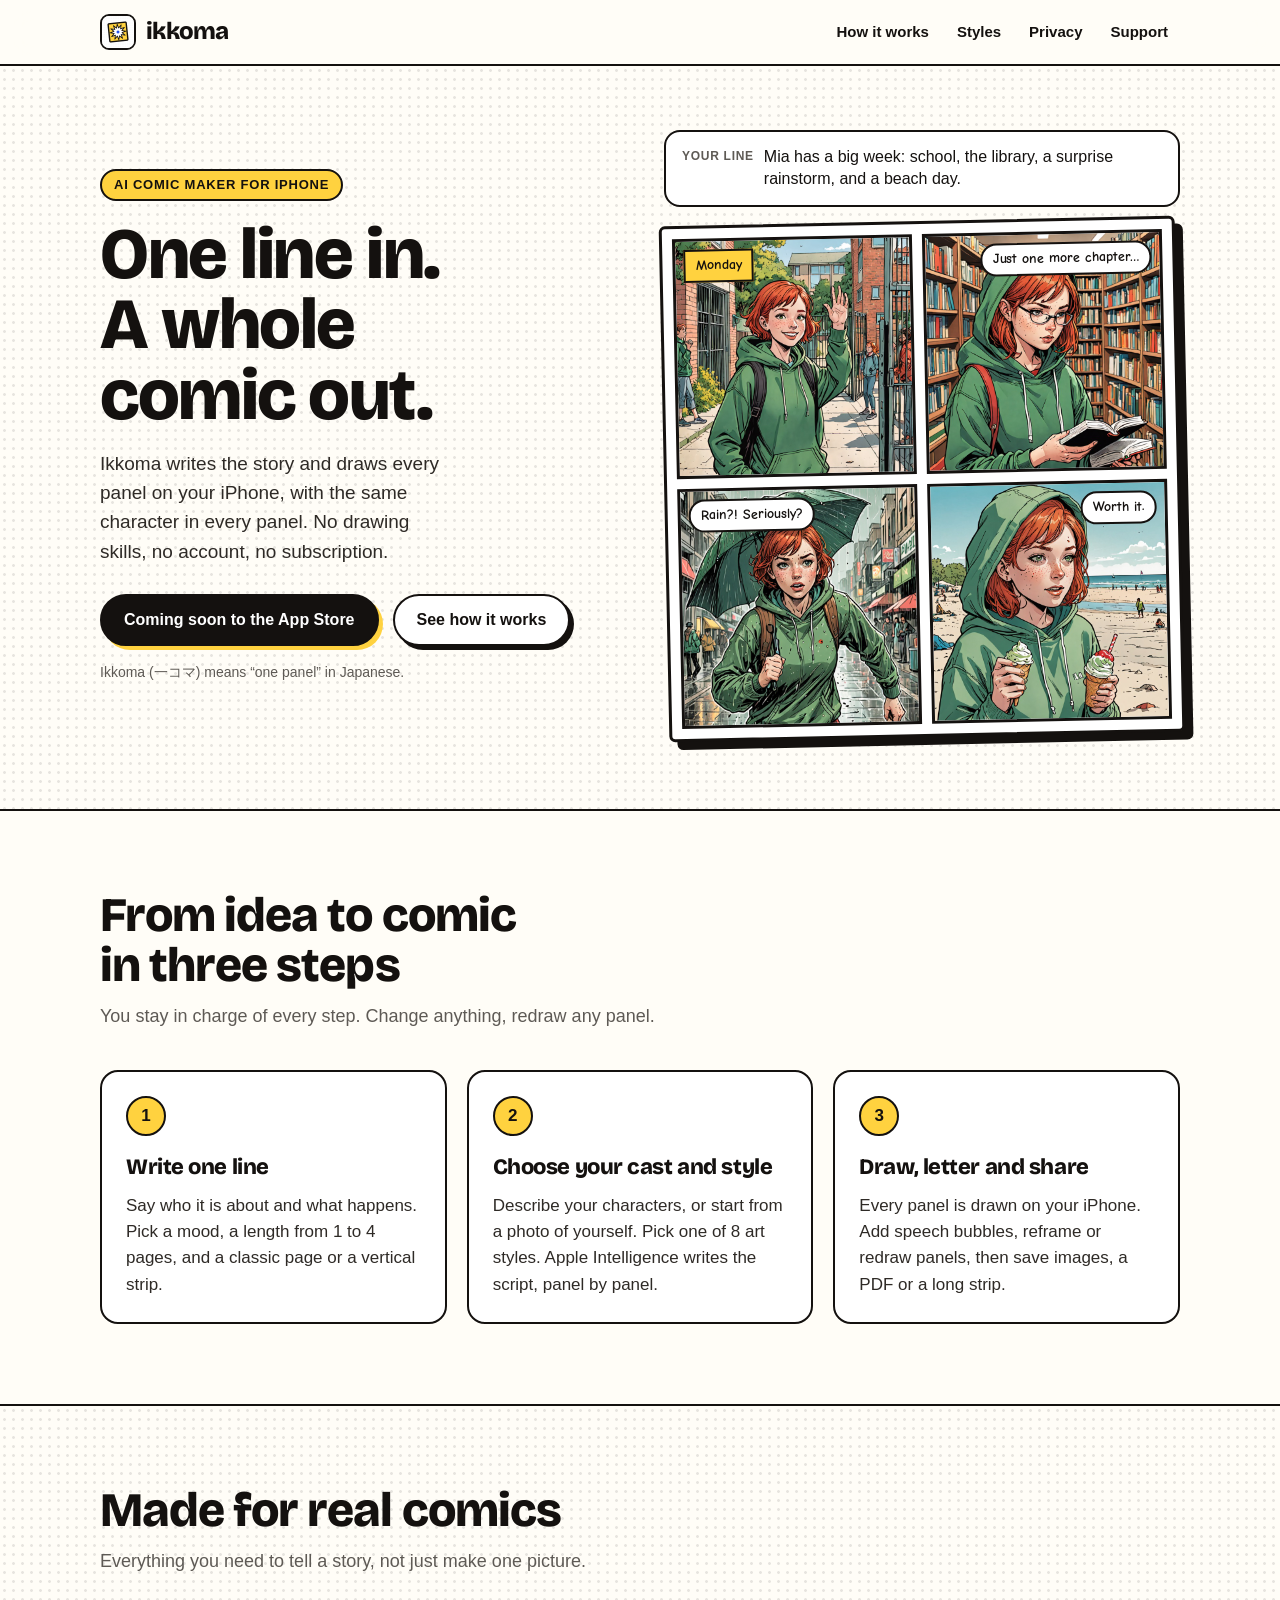
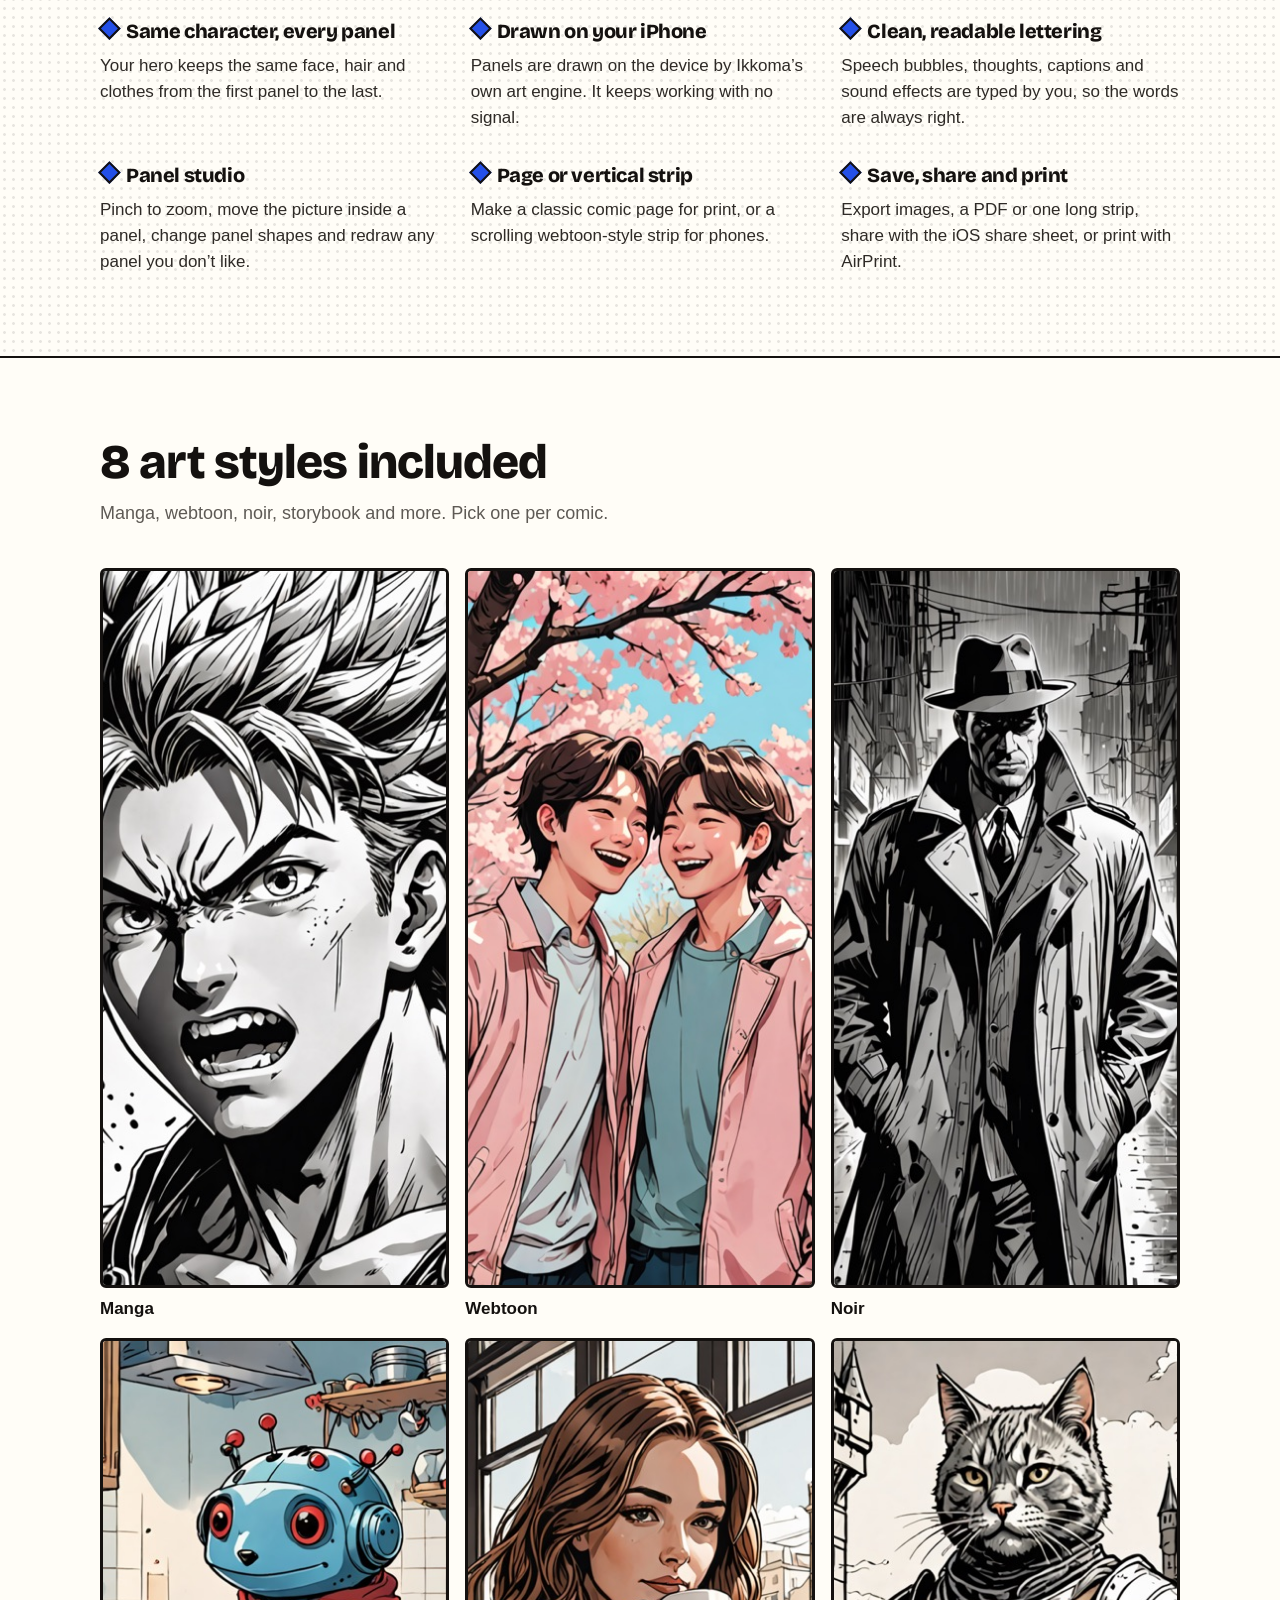
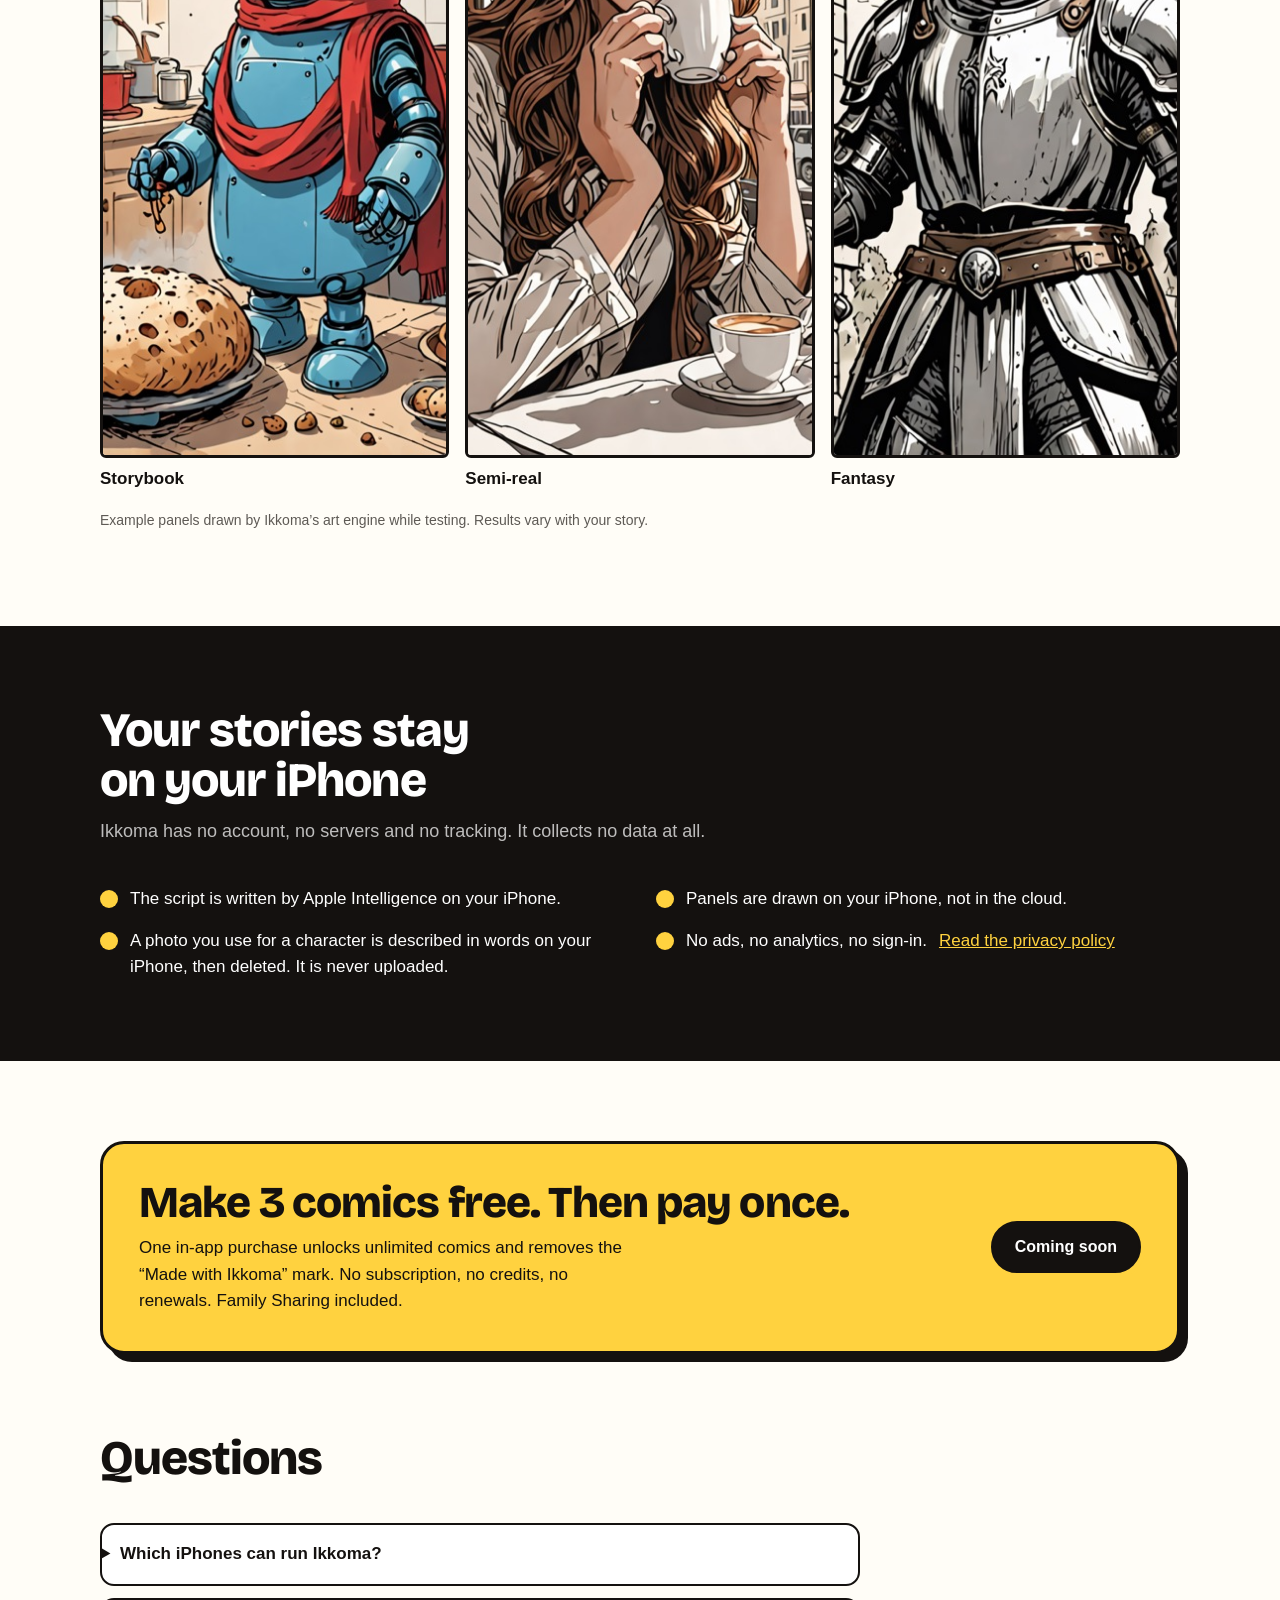
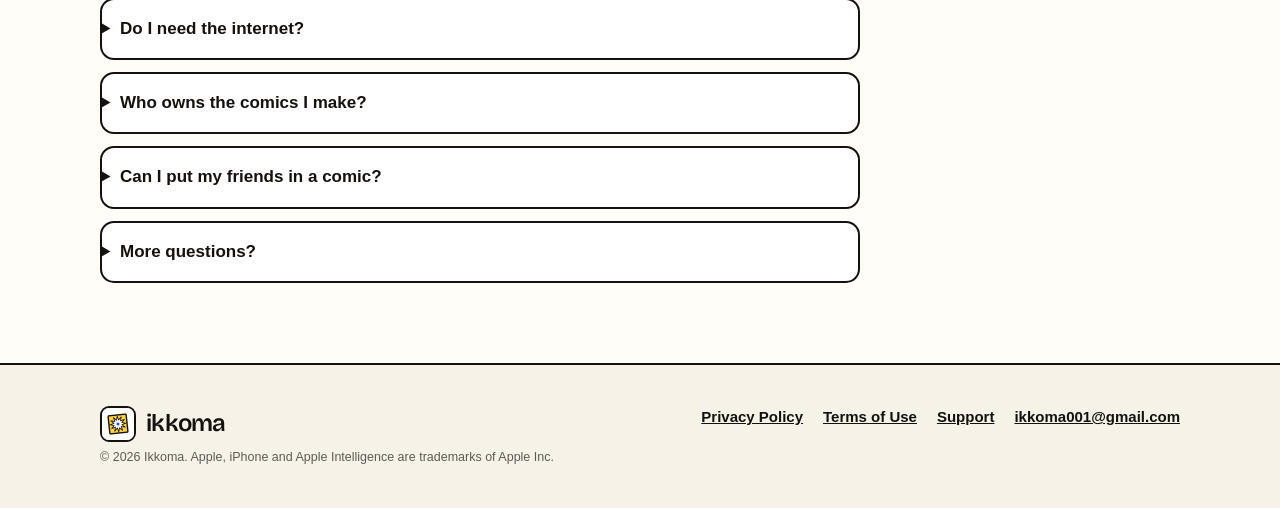
<file: docs/index.html>
<!doctype html>
<html lang="en">
<head>
<meta charset="utf-8">
<meta name="viewport" content="width=device-width, initial-scale=1, viewport-fit=cover">
<title>Ikkoma: AI Comic Maker for iPhone</title>
<meta name="description" content="Turn one line into a comic. Ikkoma writes the story and draws every panel on your iPhone. Same character in every panel. Pay once, no subscription.">
<meta property="og:title" content="Ikkoma: AI Comic Maker for iPhone">
<meta property="og:description" content="Turn one line into a comic, drawn on your iPhone. Pay once, no subscription.">
<meta property="og:image" content="images/social-preview.png">
<meta property="og:type" content="website">
<meta name="twitter:card" content="summary_large_image">
<link rel="icon" type="image/png" href="favicon.png">
<link rel="apple-touch-icon" href="apple-touch-icon.png">
<link rel="preconnect" href="https://fonts.googleapis.com">
<link rel="preconnect" href="https://fonts.gstatic.com" crossorigin>
<link href="https://fonts.googleapis.com/css2?family=Bricolage+Grotesque:opsz,wght@12..96,700;12..96,800&family=Comic+Neue:wght@700&display=swap" rel="stylesheet">
<link rel="stylesheet" href="styles.css">
</head>
<body>

<header class="site-header">
  <div class="wrap">
    <a class="brand" href="./"><img src="images/icon-512.png" alt="">ikkoma</a>
    <nav class="nav" aria-label="Main">
      <a class="hide-sm" href="#how">How it works</a>
      <a class="hide-sm" href="#styles">Styles</a>
      <a href="privacy.html">Privacy</a>
      <a href="support.html">Support</a>
    </nav>
  </div>
</header>

<main>
  <div class="hero halftone">
    <div class="wrap">
      <div>
        <span class="eyebrow">AI comic maker for iPhone</span>
        <h1>One line in. A whole comic out.</h1>
        <p class="lead">Ikkoma writes the story and draws every panel on your iPhone, with the same character in every panel. No drawing skills, no account, no subscription.</p>
        <div class="cta">
          <span class="btn btn-primary" role="note">Coming soon to the App Store</span>
          <a class="btn btn-secondary" href="#how">See how it works</a>
        </div>
        <p class="note">Ikkoma (一コマ) means “one panel” in Japanese.</p>
      </div>

      <div class="demo" aria-label="Example: one line becomes a comic page">
        <div class="prompt"><b>Your line</b><span>Mia has a big week: school, the library, a surprise rainstorm, and a beach day.</span></div>
        <div class="page">
          <figure class="panel"><img src="images/mia-1.jpg" alt="Mia, a red-haired girl in a green hoodie, waves outside her school" width="720" height="720"><span class="bubble caption tl">Monday</span></figure>
          <figure class="panel"><img src="images/mia-2.jpg" alt="Mia reads a book between library shelves" width="720" height="720"><span class="bubble tr">Just one more chapter…</span></figure>
          <figure class="panel"><img src="images/mia-3.jpg" alt="Mia runs through the rain under a green umbrella" width="720" height="720"><span class="bubble tl">Rain?! Seriously?</span></figure>
          <figure class="panel"><img src="images/mia-4.jpg" alt="Mia smiles on the beach holding an ice cream" width="720" height="720"><span class="bubble tr">Worth it.</span></figure>
        </div>
      </div>
    </div>
  </div>

  <section id="how">
    <div class="wrap">
      <div class="section-head">
        <h2>From idea to comic in three steps</h2>
        <p>You stay in charge of every step. Change anything, redraw any panel.</p>
      </div>
      <div class="steps">
        <div class="step">
          <span class="num">1</span>
          <h3>Write one line</h3>
          <p>Say who it is about and what happens. Pick a mood, a length from 1 to 4 pages, and a classic page or a vertical strip.</p>
        </div>
        <div class="step">
          <span class="num">2</span>
          <h3>Choose your cast and style</h3>
          <p>Describe your characters, or start from a photo of yourself. Pick one of 8 art styles. Apple Intelligence writes the script, panel by panel.</p>
        </div>
        <div class="step">
          <span class="num">3</span>
          <h3>Draw, letter and share</h3>
          <p>Every panel is drawn on your iPhone. Add speech bubbles, reframe or redraw panels, then save images, a PDF or a long strip.</p>
        </div>
      </div>
    </div>
  </section>

  <section class="halftone" style="border-block: 2px solid var(--ink)">
    <div class="wrap">
      <div class="section-head">
        <h2>Made for real comics</h2>
        <p>Everything you need to tell a story, not just make one picture.</p>
      </div>
      <div class="features">
        <div class="feature"><h3>Same character, every panel</h3><p>Your hero keeps the same face, hair and clothes from the first panel to the last.</p></div>
        <div class="feature"><h3>Drawn on your iPhone</h3><p>Panels are drawn on the device by Ikkoma’s own art engine. It keeps working with no signal.</p></div>
        <div class="feature"><h3>Clean, readable lettering</h3><p>Speech bubbles, thoughts, captions and sound effects are typed by you, so the words are always right.</p></div>
        <div class="feature"><h3>Panel studio</h3><p>Pinch to zoom, move the picture inside a panel, change panel shapes and redraw any panel you don’t like.</p></div>
        <div class="feature"><h3>Page or vertical strip</h3><p>Make a classic comic page for print, or a scrolling webtoon-style strip for phones.</p></div>
        <div class="feature"><h3>Save, share and print</h3><p>Export images, a PDF or one long strip, share with the iOS share sheet, or print with AirPrint.</p></div>
      </div>
    </div>
  </section>

  <section id="styles">
    <div class="wrap">
      <div class="section-head">
        <h2>8 art styles included</h2>
        <p>Manga, webtoon, noir, storybook and more. Pick one per comic.</p>
      </div>
      <div class="styles">
        <figure class="style"><img src="images/style-manga.jpg" alt="Manga style: a determined boy with spiky hair, black and white ink" width="720" height="720" loading="lazy"><figcaption>Manga</figcaption></figure>
        <figure class="style"><img src="images/style-webtoon.jpg" alt="Webtoon style: two friends laughing under cherry blossoms" width="720" height="720" loading="lazy"><figcaption>Webtoon</figcaption></figure>
        <figure class="style"><img src="images/style-noir.jpg" alt="Noir style: a detective in a trench coat on a rainy street" width="720" height="720" loading="lazy"><figcaption>Noir</figcaption></figure>
        <figure class="style"><img src="images/style-storybook.jpg" alt="Storybook style: a friendly robot baking in a kitchen" width="720" height="720" loading="lazy"><figcaption>Storybook</figcaption></figure>
        <figure class="style"><img src="images/style-semi-real.jpg" alt="Semi-real style: a woman drinking coffee by a café window" width="720" height="720" loading="lazy"><figcaption>Semi-real</figcaption></figure>
        <figure class="style"><img src="images/style-fantasy.jpg" alt="Fantasy style: a cat knight in armour in front of a castle" width="720" height="720" loading="lazy"><figcaption>Fantasy</figcaption></figure>
      </div>
      <p class="fineprint">Example panels drawn by Ikkoma’s art engine while testing. Results vary with your story.</p>
    </div>
  </section>

  <section class="band">
    <div class="wrap">
      <div class="section-head">
        <h2>Your stories stay on your iPhone</h2>
        <p>Ikkoma has no account, no servers and no tracking. It collects no data at all.</p>
      </div>
      <ul>
        <li>The script is written by Apple Intelligence on your iPhone.</li>
        <li>Panels are drawn on your iPhone, not in the cloud.</li>
        <li>A photo you use for a character is described in words on your iPhone, then deleted. It is never uploaded.</li>
        <li>No ads, no analytics, no sign-in. <a href="privacy.html">Read the privacy policy</a></li>
      </ul>
    </div>
  </section>

  <section>
    <div class="wrap">
      <div class="price">
        <div>
          <h2>Make 3 comics free. Then pay once.</h2>
          <p>One in-app purchase unlocks unlimited comics and removes the “Made with Ikkoma” mark. No subscription, no credits, no renewals. Family Sharing included.</p>
        </div>
        <span class="btn btn-primary" role="note">Coming soon</span>
      </div>
    </div>
  </section>

  <section style="padding-top: 0">
    <div class="wrap">
      <div class="section-head"><h2>Questions</h2></div>
      <div class="faq">
        <details><summary>Which iPhones can run Ikkoma?</summary><p>iPhone 15 Pro and newer with Apple Intelligence turned on. These iPhones can draw panels on the device. On other iPhones you can still make comics from your own photos and drawings and add lettering.</p></details>
        <details><summary>Do I need the internet?</summary><p>Only once, to download the art engine (a few gigabytes, over Wi-Fi). After that, Ikkoma writes and draws without a connection.</p></details>
        <details><summary>Who owns the comics I make?</summary><p>You do. Your comics stay on your iPhone, and you can open and export them any time, even on the free plan.</p></details>
        <details><summary>Can I put my friends in a comic?</summary><p>Yes, if they say it’s OK. Ikkoma asks you to confirm you have permission before saving a character made from a photo. Famous people can’t be added.</p></details>
        <details><summary>More questions?</summary><p>See the <a href="support.html">support page</a> or email <a href="mailto:ikkoma001@gmail.com">ikkoma001@gmail.com</a>.</p></details>
      </div>
    </div>
  </section>
</main>

<footer class="site-footer">
  <div class="wrap">
    <div>
      <a class="brand" href="./"><img src="images/icon-512.png" alt="">ikkoma</a>
      <small>© 2026 Ikkoma. Apple, iPhone and Apple Intelligence are trademarks of Apple Inc.</small>
    </div>
    <nav aria-label="Footer">
      <a href="privacy.html">Privacy Policy</a>
      <a href="terms.html">Terms of Use</a>
      <a href="support.html">Support</a>
      <a href="mailto:ikkoma001@gmail.com">ikkoma001@gmail.com</a>
    </nav>
  </div>
</footer>

</body>
</html>
</file>
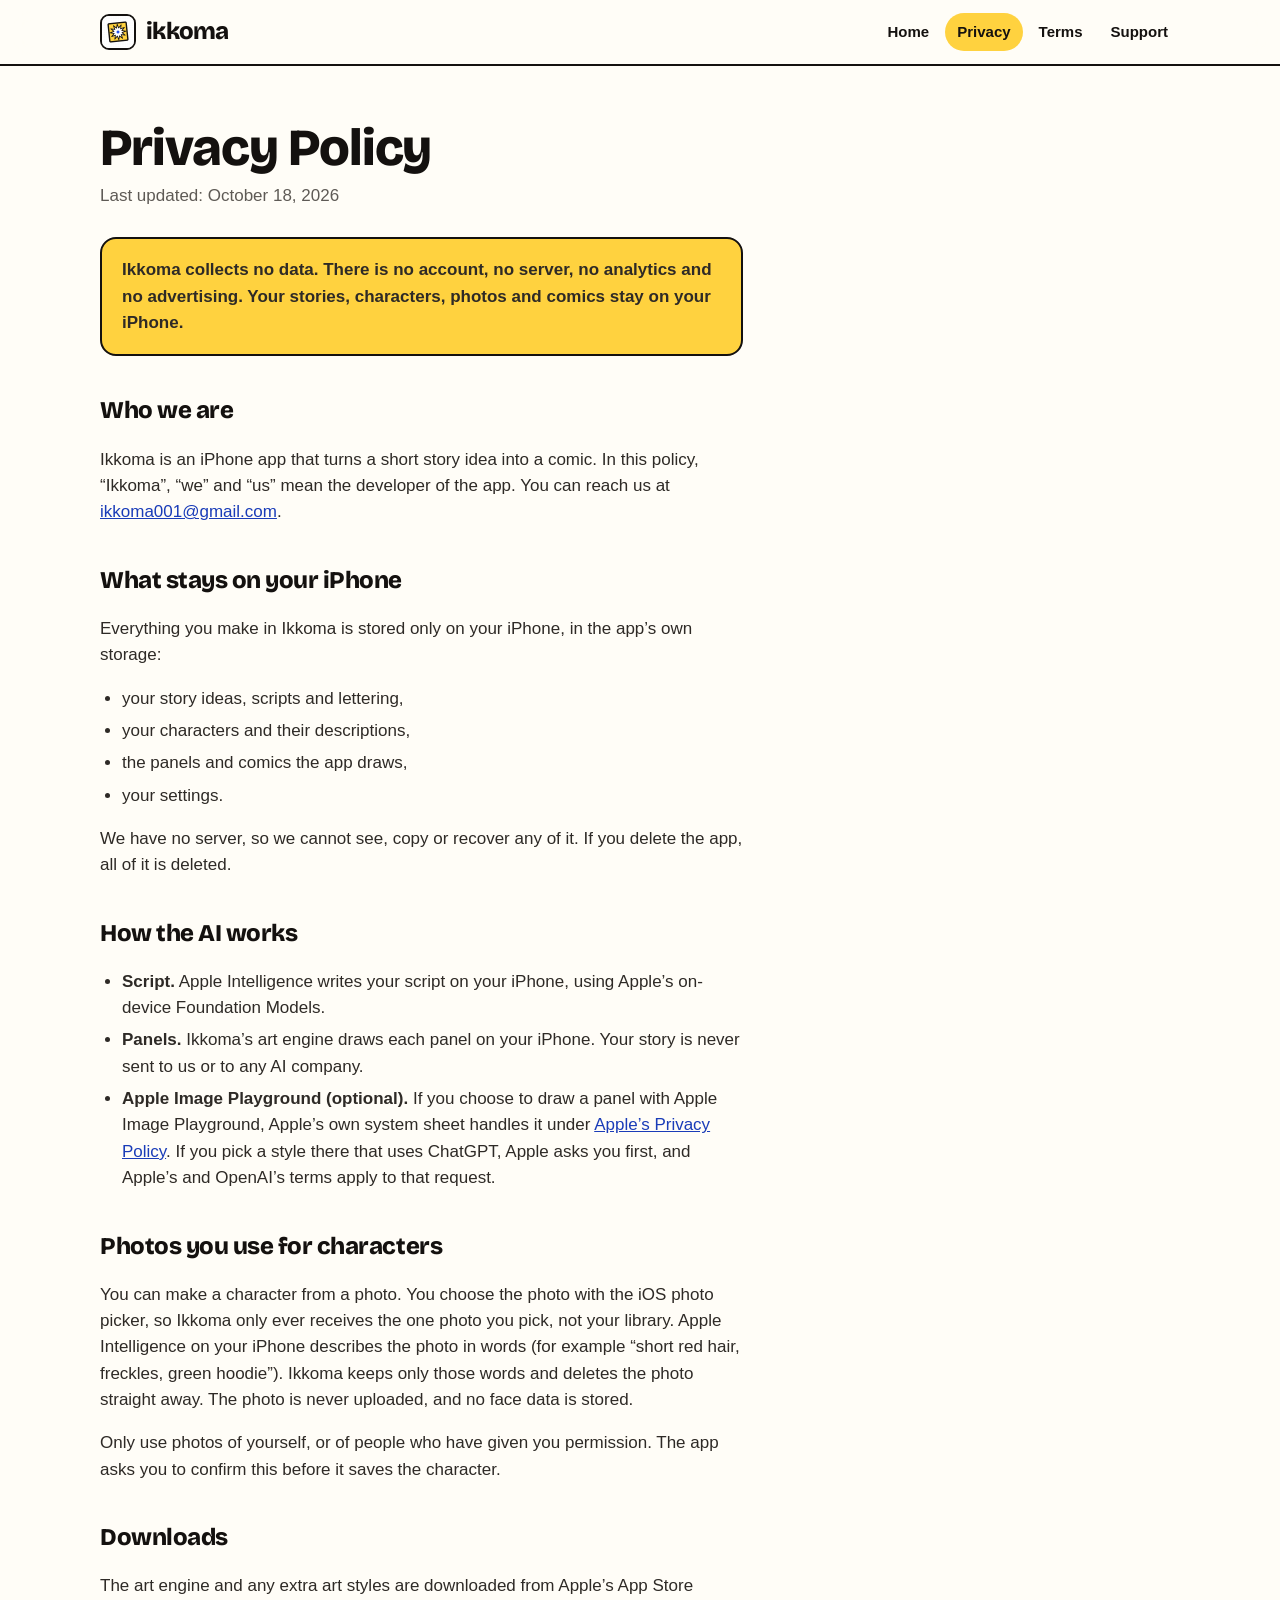
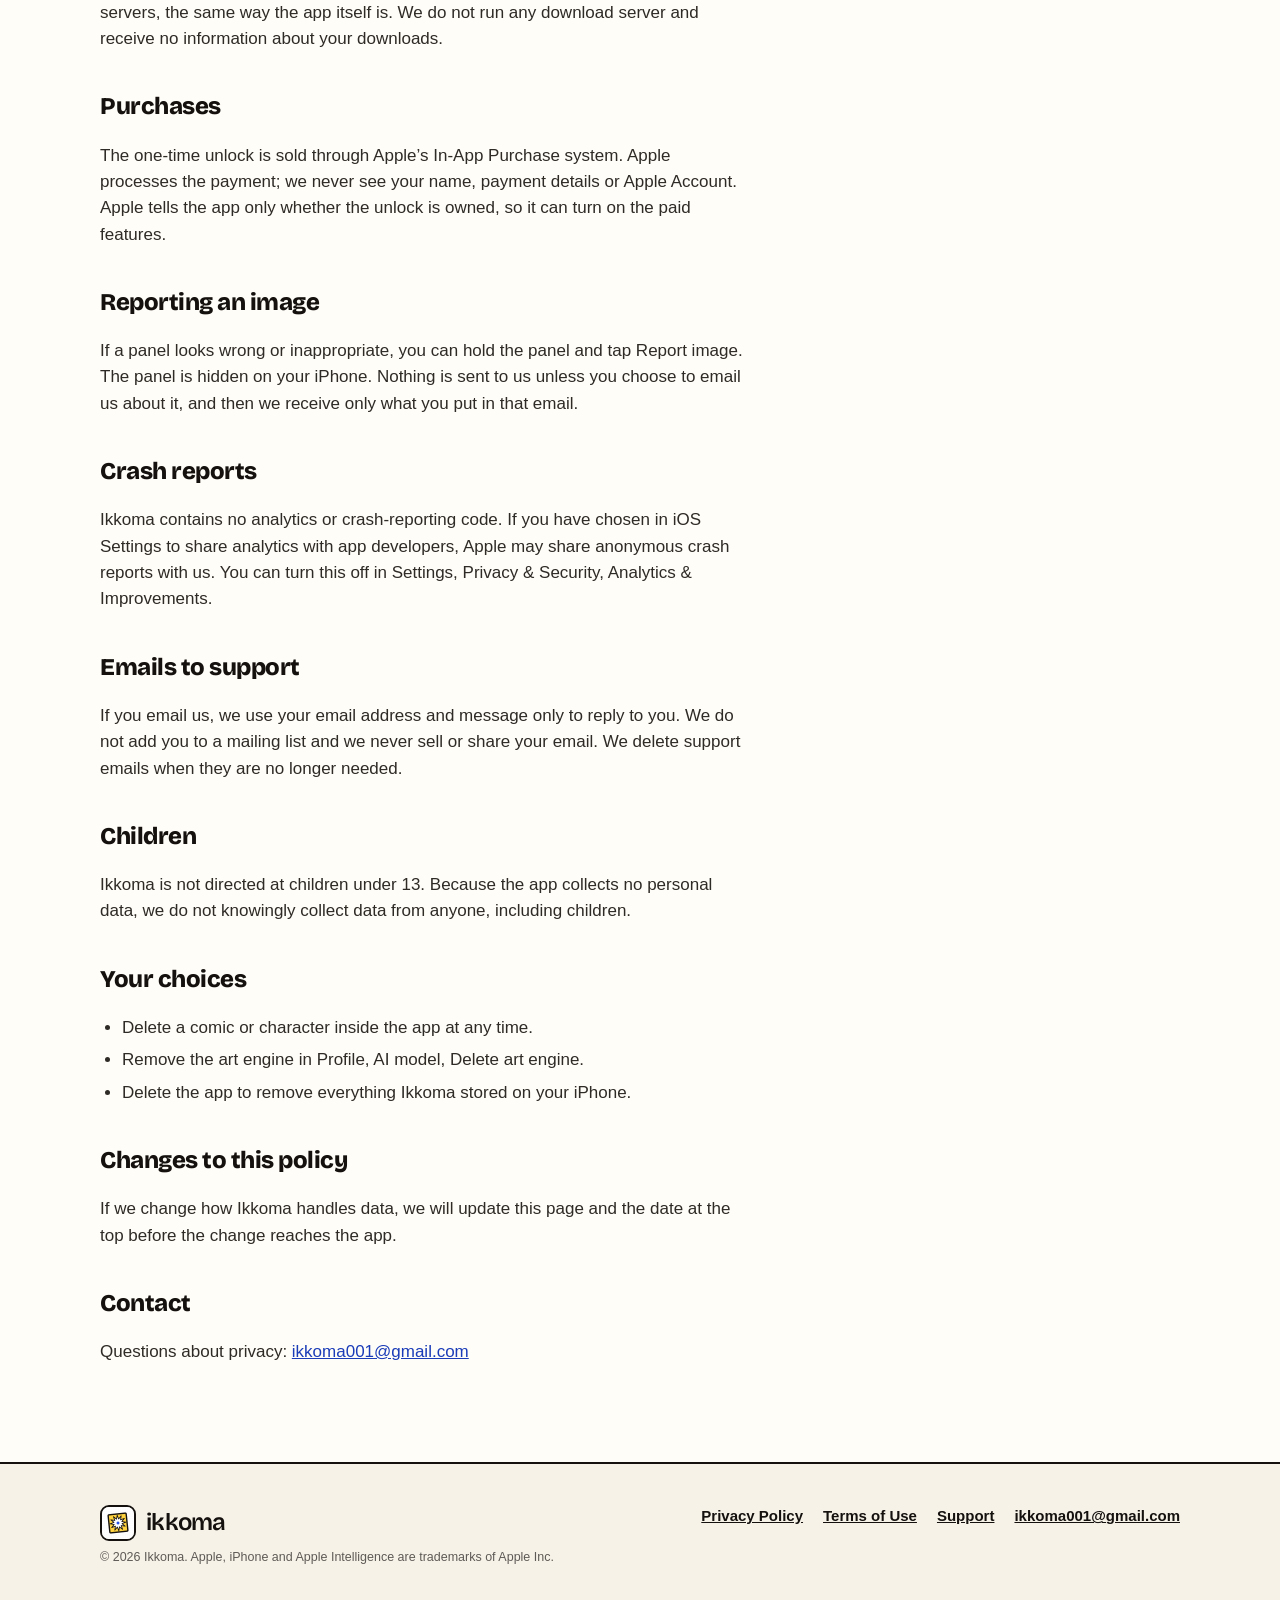
<file: docs/privacy.html>
<!doctype html>
<html lang="en">
<head>
<meta charset="utf-8">
<meta name="viewport" content="width=device-width, initial-scale=1, viewport-fit=cover">
<title>Ikkoma Privacy Policy</title>
<meta name="description" content="How Ikkoma handles your data: it collects none. Stories, characters, photos and comics stay on your iPhone.">
<link rel="icon" type="image/png" href="favicon.png">
<link rel="apple-touch-icon" href="apple-touch-icon.png">
<link rel="preconnect" href="https://fonts.googleapis.com">
<link rel="preconnect" href="https://fonts.gstatic.com" crossorigin>
<link href="https://fonts.googleapis.com/css2?family=Bricolage+Grotesque:opsz,wght@12..96,700;12..96,800&display=swap" rel="stylesheet">
<link rel="stylesheet" href="styles.css">
</head>
<body>

<header class="site-header">
  <div class="wrap">
    <a class="brand" href="./"><img src="images/icon-512.png" alt="">ikkoma</a>
    <nav class="nav" aria-label="Main">
      <a class="hide-sm" href="./">Home</a>
      <a href="privacy.html" aria-current="page">Privacy</a>
      <a href="terms.html">Terms</a>
      <a href="support.html">Support</a>
    </nav>
  </div>
</header>

<main class="doc">
  <div class="wrap">
    <article>
      <h1>Privacy Policy</h1>
      <p class="updated">Last updated: October 18, 2026</p>

      <p class="summary">Ikkoma collects no data. There is no account, no server, no analytics and no advertising. Your stories, characters, photos and comics stay on your iPhone.</p>

      <h2>Who we are</h2>
      <p>Ikkoma is an iPhone app that turns a short story idea into a comic. In this policy, “Ikkoma”, “we” and “us” mean the developer of the app. You can reach us at <a href="mailto:ikkoma001@gmail.com">ikkoma001@gmail.com</a>.</p>

      <h2>What stays on your iPhone</h2>
      <p>Everything you make in Ikkoma is stored only on your iPhone, in the app’s own storage:</p>
      <ul>
        <li>your story ideas, scripts and lettering,</li>
        <li>your characters and their descriptions,</li>
        <li>the panels and comics the app draws,</li>
        <li>your settings.</li>
      </ul>
      <p>We have no server, so we cannot see, copy or recover any of it. If you delete the app, all of it is deleted.</p>

      <h2>How the AI works</h2>
      <ul>
        <li><strong>Script.</strong> Apple Intelligence writes your script on your iPhone, using Apple’s on-device Foundation Models.</li>
        <li><strong>Panels.</strong> Ikkoma’s art engine draws each panel on your iPhone. Your story is never sent to us or to any AI company.</li>
        <li><strong>Apple Image Playground (optional).</strong> If you choose to draw a panel with Apple Image Playground, Apple’s own system sheet handles it under <a href="https://www.apple.com/legal/privacy/">Apple’s Privacy Policy</a>. If you pick a style there that uses ChatGPT, Apple asks you first, and Apple’s and OpenAI’s terms apply to that request.</li>
      </ul>

      <h2>Photos you use for characters</h2>
      <p>You can make a character from a photo. You choose the photo with the iOS photo picker, so Ikkoma only ever receives the one photo you pick, not your library. Apple Intelligence on your iPhone describes the photo in words (for example “short red hair, freckles, green hoodie”). Ikkoma keeps only those words and deletes the photo straight away. The photo is never uploaded, and no face data is stored.</p>
      <p>Only use photos of yourself, or of people who have given you permission. The app asks you to confirm this before it saves the character.</p>

      <h2>Downloads</h2>
      <p>The art engine and any extra art styles are downloaded from Apple’s App Store servers, the same way the app itself is. We do not run any download server and receive no information about your downloads.</p>

      <h2>Purchases</h2>
      <p>The one-time unlock is sold through Apple’s In-App Purchase system. Apple processes the payment; we never see your name, payment details or Apple Account. Apple tells the app only whether the unlock is owned, so it can turn on the paid features.</p>

      <h2>Reporting an image</h2>
      <p>If a panel looks wrong or inappropriate, you can hold the panel and tap Report image. The panel is hidden on your iPhone. Nothing is sent to us unless you choose to email us about it, and then we receive only what you put in that email.</p>

      <h2>Crash reports</h2>
      <p>Ikkoma contains no analytics or crash-reporting code. If you have chosen in iOS Settings to share analytics with app developers, Apple may share anonymous crash reports with us. You can turn this off in Settings, Privacy &amp; Security, Analytics &amp; Improvements.</p>

      <h2>Emails to support</h2>
      <p>If you email us, we use your email address and message only to reply to you. We do not add you to a mailing list and we never sell or share your email. We delete support emails when they are no longer needed.</p>

      <h2>Children</h2>
      <p>Ikkoma is not directed at children under 13. Because the app collects no personal data, we do not knowingly collect data from anyone, including children.</p>

      <h2>Your choices</h2>
      <ul>
        <li>Delete a comic or character inside the app at any time.</li>
        <li>Remove the art engine in Profile, AI model, Delete art engine.</li>
        <li>Delete the app to remove everything Ikkoma stored on your iPhone.</li>
      </ul>

      <h2>Changes to this policy</h2>
      <p>If we change how Ikkoma handles data, we will update this page and the date at the top before the change reaches the app.</p>

      <h2>Contact</h2>
      <p>Questions about privacy: <a href="mailto:ikkoma001@gmail.com">ikkoma001@gmail.com</a></p>
    </article>
  </div>
</main>

<footer class="site-footer">
  <div class="wrap">
    <div>
      <a class="brand" href="./"><img src="images/icon-512.png" alt="">ikkoma</a>
      <small>© 2026 Ikkoma. Apple, iPhone and Apple Intelligence are trademarks of Apple Inc.</small>
    </div>
    <nav aria-label="Footer">
      <a href="privacy.html">Privacy Policy</a>
      <a href="terms.html">Terms of Use</a>
      <a href="support.html">Support</a>
      <a href="mailto:ikkoma001@gmail.com">ikkoma001@gmail.com</a>
    </nav>
  </div>
</footer>

</body>
</html>
</file>
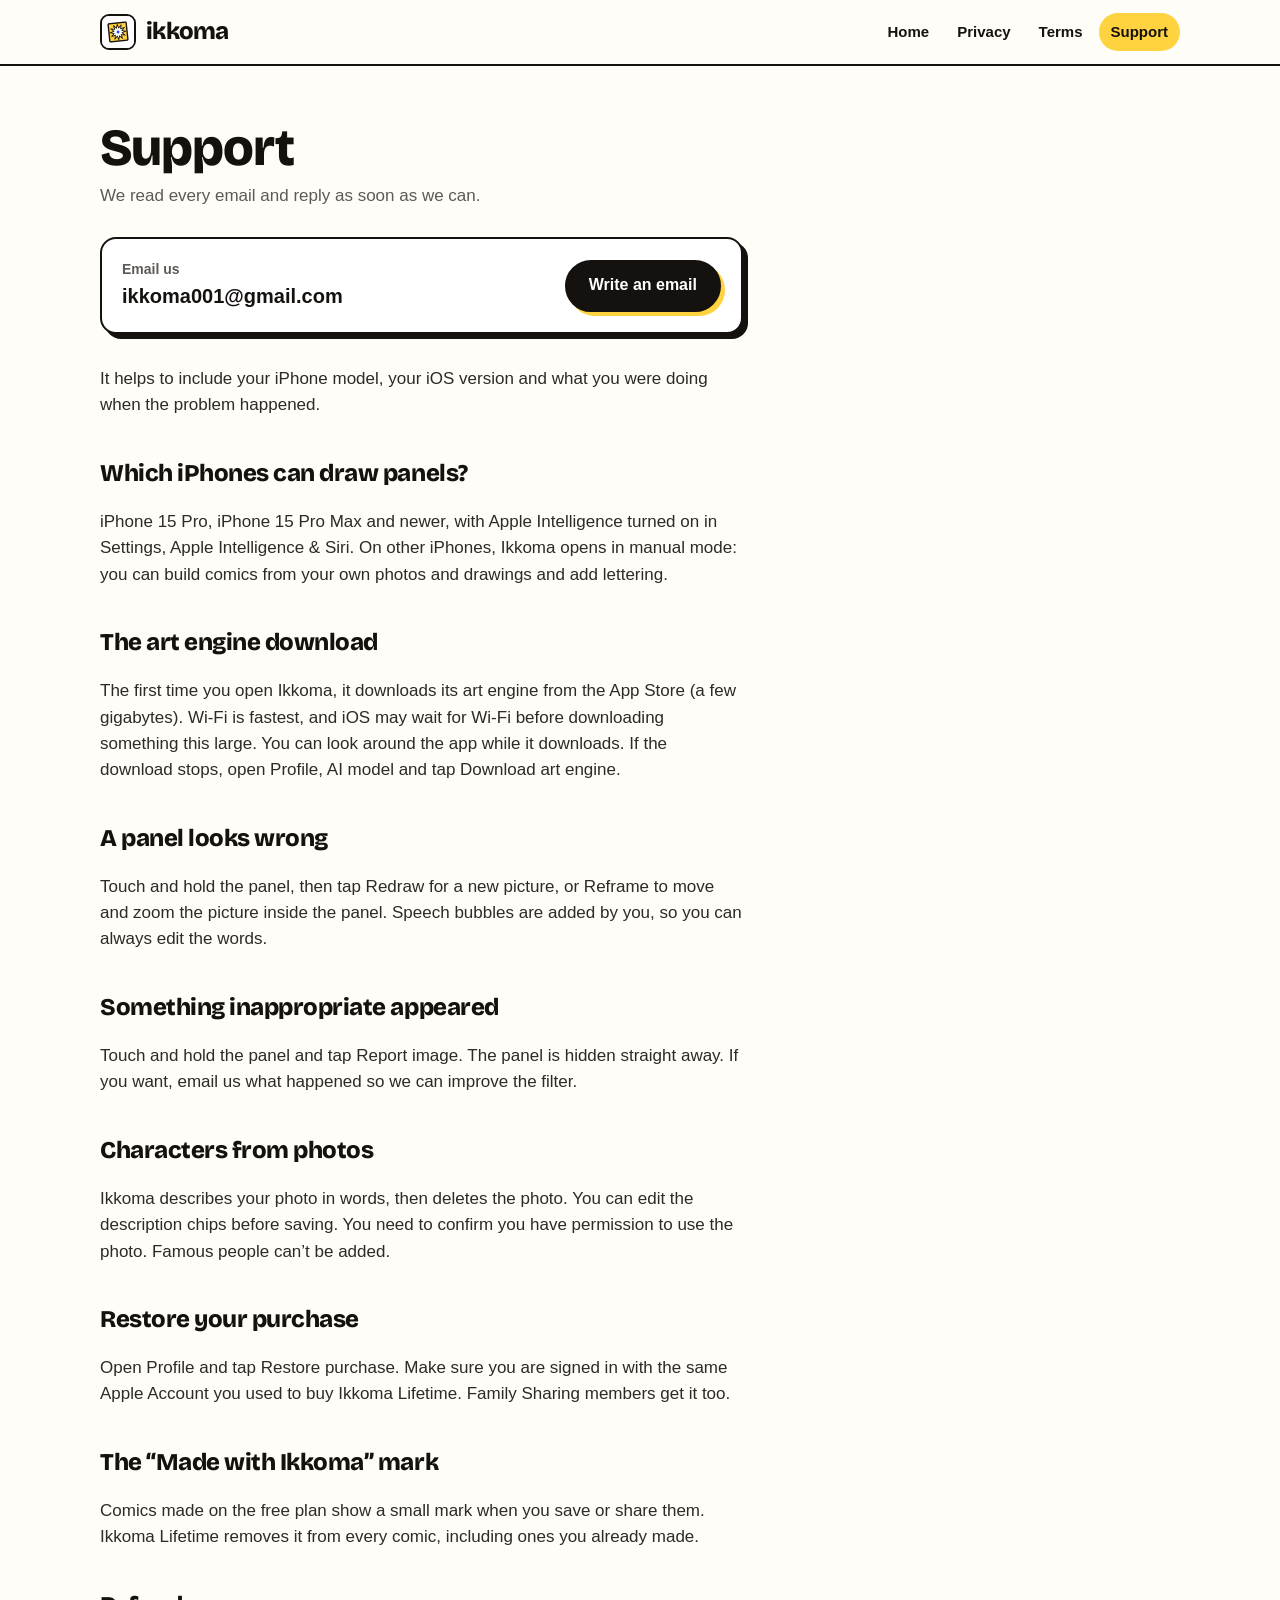
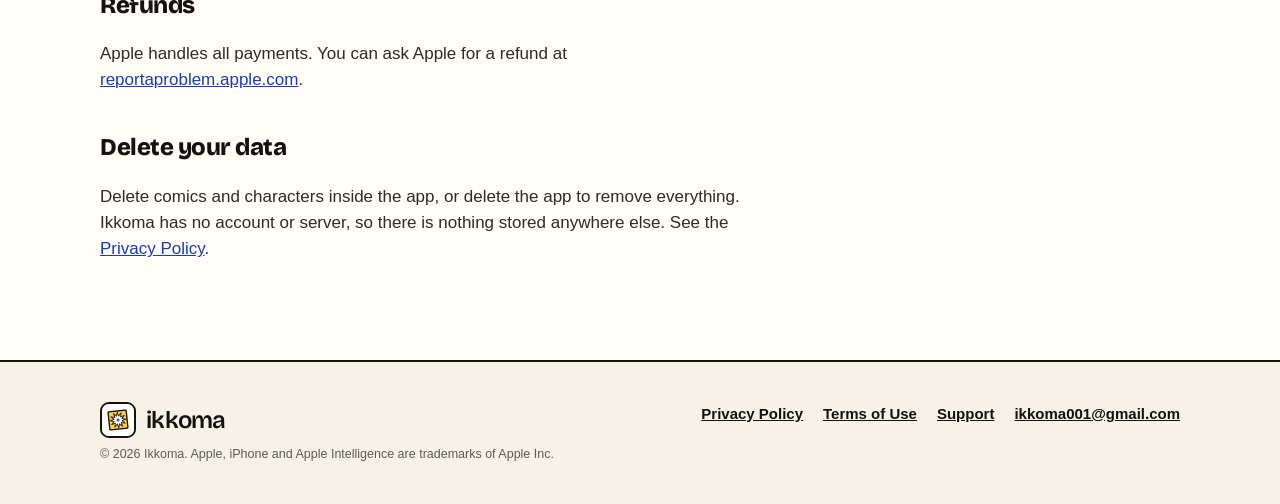
<file: docs/support.html>
<!doctype html>
<html lang="en">
<head>
<meta charset="utf-8">
<meta name="viewport" content="width=device-width, initial-scale=1, viewport-fit=cover">
<title>Ikkoma Support</title>
<meta name="description" content="Help with Ikkoma, the AI comic maker for iPhone: device requirements, the art engine, purchases, and contact.">
<link rel="icon" type="image/png" href="favicon.png">
<link rel="apple-touch-icon" href="apple-touch-icon.png">
<link rel="preconnect" href="https://fonts.googleapis.com">
<link rel="preconnect" href="https://fonts.gstatic.com" crossorigin>
<link href="https://fonts.googleapis.com/css2?family=Bricolage+Grotesque:opsz,wght@12..96,700;12..96,800&display=swap" rel="stylesheet">
<link rel="stylesheet" href="styles.css">
</head>
<body>

<header class="site-header">
  <div class="wrap">
    <a class="brand" href="./"><img src="images/icon-512.png" alt="">ikkoma</a>
    <nav class="nav" aria-label="Main">
      <a class="hide-sm" href="./">Home</a>
      <a href="privacy.html">Privacy</a>
      <a href="terms.html">Terms</a>
      <a href="support.html" aria-current="page">Support</a>
    </nav>
  </div>
</header>

<main class="doc">
  <div class="wrap">
    <article>
      <h1>Support</h1>
      <p class="updated">We read every email and reply as soon as we can.</p>

      <div class="contact-card">
        <div><div style="font-size: 14px; font-weight: 700; color: var(--muted)">Email us</div><div class="email">ikkoma001@gmail.com</div></div>
        <a class="btn btn-primary" href="mailto:ikkoma001@gmail.com?subject=Ikkoma%20support">Write an email</a>
      </div>
      <p>It helps to include your iPhone model, your iOS version and what you were doing when the problem happened.</p>

      <h2>Which iPhones can draw panels?</h2>
      <p>iPhone 15 Pro, iPhone 15 Pro Max and newer, with Apple Intelligence turned on in Settings, Apple Intelligence &amp; Siri. On other iPhones, Ikkoma opens in manual mode: you can build comics from your own photos and drawings and add lettering.</p>

      <h2>The art engine download</h2>
      <p>The first time you open Ikkoma, it downloads its art engine from the App Store (a few gigabytes). Wi-Fi is fastest, and iOS may wait for Wi-Fi before downloading something this large. You can look around the app while it downloads. If the download stops, open Profile, AI model and tap Download art engine.</p>

      <h2>A panel looks wrong</h2>
      <p>Touch and hold the panel, then tap Redraw for a new picture, or Reframe to move and zoom the picture inside the panel. Speech bubbles are added by you, so you can always edit the words.</p>

      <h2>Something inappropriate appeared</h2>
      <p>Touch and hold the panel and tap Report image. The panel is hidden straight away. If you want, email us what happened so we can improve the filter.</p>

      <h2>Characters from photos</h2>
      <p>Ikkoma describes your photo in words, then deletes the photo. You can edit the description chips before saving. You need to confirm you have permission to use the photo. Famous people can’t be added.</p>

      <h2>Restore your purchase</h2>
      <p>Open Profile and tap Restore purchase. Make sure you are signed in with the same Apple Account you used to buy Ikkoma Lifetime. Family Sharing members get it too.</p>

      <h2>The “Made with Ikkoma” mark</h2>
      <p>Comics made on the free plan show a small mark when you save or share them. Ikkoma Lifetime removes it from every comic, including ones you already made.</p>

      <h2>Refunds</h2>
      <p>Apple handles all payments. You can ask Apple for a refund at <a href="https://reportaproblem.apple.com">reportaproblem.apple.com</a>.</p>

      <h2>Delete your data</h2>
      <p>Delete comics and characters inside the app, or delete the app to remove everything. Ikkoma has no account or server, so there is nothing stored anywhere else. See the <a href="privacy.html">Privacy Policy</a>.</p>
    </article>
  </div>
</main>

<footer class="site-footer">
  <div class="wrap">
    <div>
      <a class="brand" href="./"><img src="images/icon-512.png" alt="">ikkoma</a>
      <small>© 2026 Ikkoma. Apple, iPhone and Apple Intelligence are trademarks of Apple Inc.</small>
    </div>
    <nav aria-label="Footer">
      <a href="privacy.html">Privacy Policy</a>
      <a href="terms.html">Terms of Use</a>
      <a href="support.html">Support</a>
      <a href="mailto:ikkoma001@gmail.com">ikkoma001@gmail.com</a>
    </nav>
  </div>
</footer>

</body>
</html>
</file>
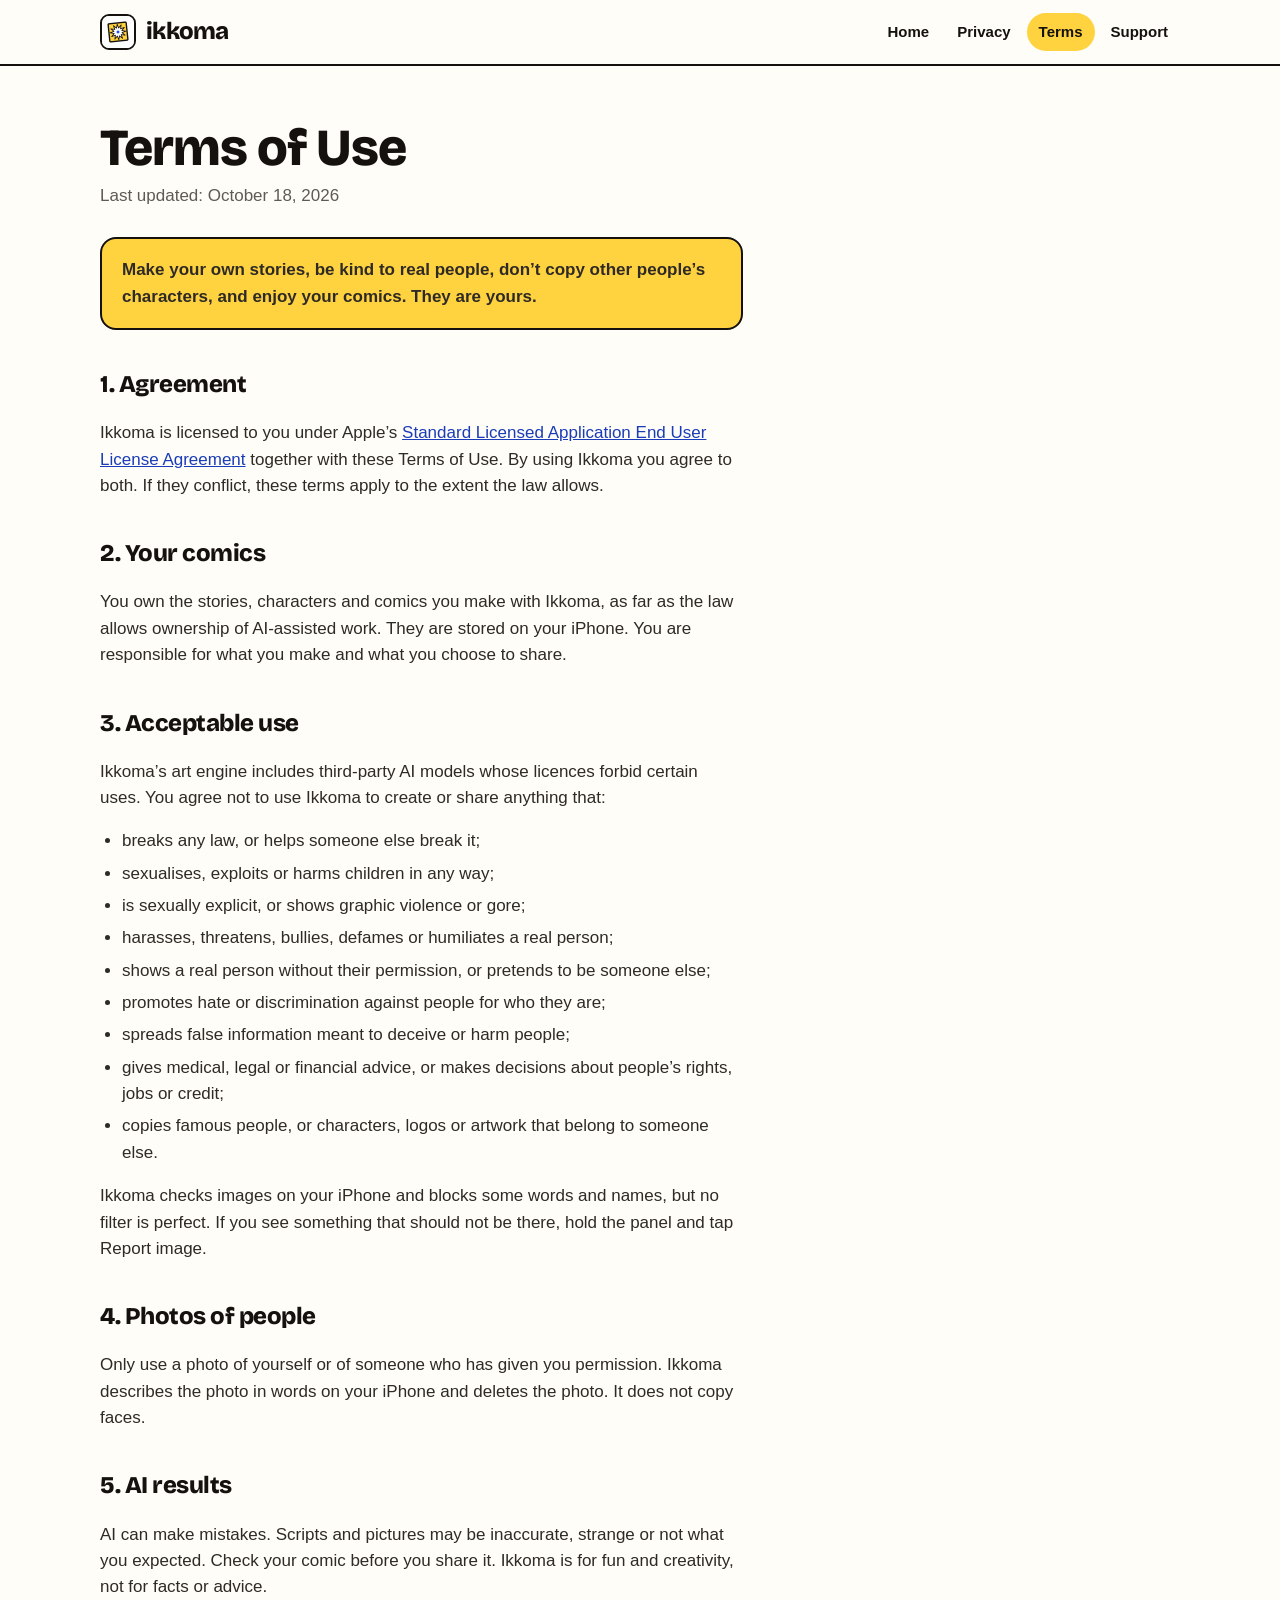
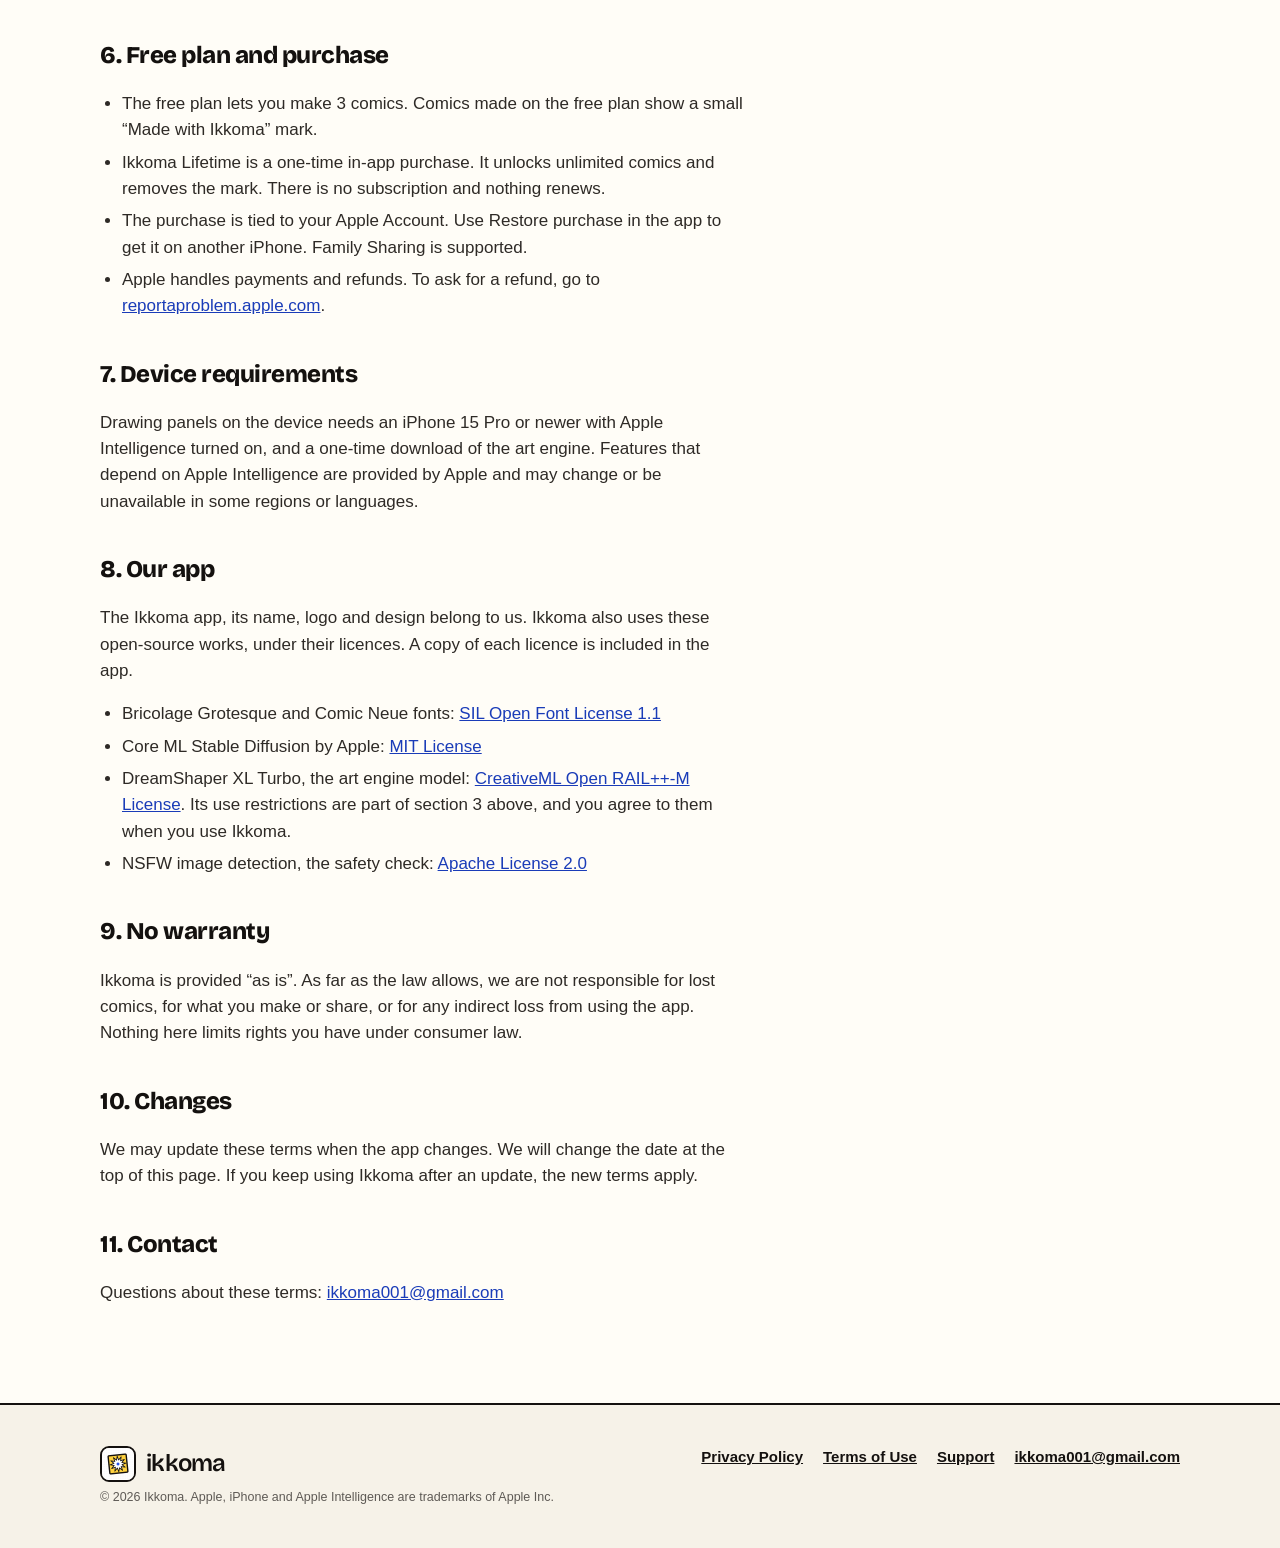
<file: docs/terms.html>
<!doctype html>
<html lang="en">
<head>
<meta charset="utf-8">
<meta name="viewport" content="width=device-width, initial-scale=1, viewport-fit=cover">
<title>Ikkoma Terms of Use</title>
<meta name="description" content="The terms for using Ikkoma, the AI comic maker for iPhone.">
<link rel="icon" type="image/png" href="favicon.png">
<link rel="apple-touch-icon" href="apple-touch-icon.png">
<link rel="preconnect" href="https://fonts.googleapis.com">
<link rel="preconnect" href="https://fonts.gstatic.com" crossorigin>
<link href="https://fonts.googleapis.com/css2?family=Bricolage+Grotesque:opsz,wght@12..96,700;12..96,800&display=swap" rel="stylesheet">
<link rel="stylesheet" href="styles.css">
</head>
<body>

<header class="site-header">
  <div class="wrap">
    <a class="brand" href="./"><img src="images/icon-512.png" alt="">ikkoma</a>
    <nav class="nav" aria-label="Main">
      <a class="hide-sm" href="./">Home</a>
      <a href="privacy.html">Privacy</a>
      <a href="terms.html" aria-current="page">Terms</a>
      <a href="support.html">Support</a>
    </nav>
  </div>
</header>

<main class="doc">
  <div class="wrap">
    <article>
      <h1>Terms of Use</h1>
      <p class="updated">Last updated: October 18, 2026</p>

      <p class="summary">Make your own stories, be kind to real people, don’t copy other people’s characters, and enjoy your comics. They are yours.</p>

      <h2>1. Agreement</h2>
      <p>Ikkoma is licensed to you under Apple’s <a href="https://www.apple.com/legal/internet-services/itunes/dev/stdeula/">Standard Licensed Application End User License Agreement</a> together with these Terms of Use. By using Ikkoma you agree to both. If they conflict, these terms apply to the extent the law allows.</p>

      <h2>2. Your comics</h2>
      <p>You own the stories, characters and comics you make with Ikkoma, as far as the law allows ownership of AI-assisted work. They are stored on your iPhone. You are responsible for what you make and what you choose to share.</p>

      <h2>3. Acceptable use</h2>
      <p>Ikkoma’s art engine includes third-party AI models whose licences forbid certain uses. You agree not to use Ikkoma to create or share anything that:</p>
      <ul>
        <li>breaks any law, or helps someone else break it;</li>
        <li>sexualises, exploits or harms children in any way;</li>
        <li>is sexually explicit, or shows graphic violence or gore;</li>
        <li>harasses, threatens, bullies, defames or humiliates a real person;</li>
        <li>shows a real person without their permission, or pretends to be someone else;</li>
        <li>promotes hate or discrimination against people for who they are;</li>
        <li>spreads false information meant to deceive or harm people;</li>
        <li>gives medical, legal or financial advice, or makes decisions about people’s rights, jobs or credit;</li>
        <li>copies famous people, or characters, logos or artwork that belong to someone else.</li>
      </ul>
      <p>Ikkoma checks images on your iPhone and blocks some words and names, but no filter is perfect. If you see something that should not be there, hold the panel and tap Report image.</p>

      <h2>4. Photos of people</h2>
      <p>Only use a photo of yourself or of someone who has given you permission. Ikkoma describes the photo in words on your iPhone and deletes the photo. It does not copy faces.</p>

      <h2>5. AI results</h2>
      <p>AI can make mistakes. Scripts and pictures may be inaccurate, strange or not what you expected. Check your comic before you share it. Ikkoma is for fun and creativity, not for facts or advice.</p>

      <h2>6. Free plan and purchase</h2>
      <ul>
        <li>The free plan lets you make 3 comics. Comics made on the free plan show a small “Made with Ikkoma” mark.</li>
        <li>Ikkoma Lifetime is a one-time in-app purchase. It unlocks unlimited comics and removes the mark. There is no subscription and nothing renews.</li>
        <li>The purchase is tied to your Apple Account. Use Restore purchase in the app to get it on another iPhone. Family Sharing is supported.</li>
        <li>Apple handles payments and refunds. To ask for a refund, go to <a href="https://reportaproblem.apple.com">reportaproblem.apple.com</a>.</li>
      </ul>

      <h2>7. Device requirements</h2>
      <p>Drawing panels on the device needs an iPhone 15 Pro or newer with Apple Intelligence turned on, and a one-time download of the art engine. Features that depend on Apple Intelligence are provided by Apple and may change or be unavailable in some regions or languages.</p>

      <h2>8. Our app</h2>
      <p>The Ikkoma app, its name, logo and design belong to us. Ikkoma also uses these open-source works, under their licences. A copy of each licence is included in the app.</p>
      <ul>
        <li>Bricolage Grotesque and Comic Neue fonts: <a href="https://openfontlicense.org">SIL Open Font License 1.1</a></li>
        <li>Core ML Stable Diffusion by Apple: <a href="https://github.com/apple/ml-stable-diffusion/blob/main/LICENSE.md">MIT License</a></li>
        <li>DreamShaper XL Turbo, the art engine model: <a href="https://huggingface.co/stabilityai/stable-diffusion-xl-base-1.0/blob/main/LICENSE.md">CreativeML Open RAIL++-M License</a>. Its use restrictions are part of section 3 above, and you agree to them when you use Ikkoma.</li>
        <li>NSFW image detection, the safety check: <a href="https://www.apache.org/licenses/LICENSE-2.0">Apache License 2.0</a></li>
      </ul>

      <h2>9. No warranty</h2>
      <p>Ikkoma is provided “as is”. As far as the law allows, we are not responsible for lost comics, for what you make or share, or for any indirect loss from using the app. Nothing here limits rights you have under consumer law.</p>

      <h2>10. Changes</h2>
      <p>We may update these terms when the app changes. We will change the date at the top of this page. If you keep using Ikkoma after an update, the new terms apply.</p>

      <h2>11. Contact</h2>
      <p>Questions about these terms: <a href="mailto:ikkoma001@gmail.com">ikkoma001@gmail.com</a></p>
    </article>
  </div>
</main>

<footer class="site-footer">
  <div class="wrap">
    <div>
      <a class="brand" href="./"><img src="images/icon-512.png" alt="">ikkoma</a>
      <small>© 2026 Ikkoma. Apple, iPhone and Apple Intelligence are trademarks of Apple Inc.</small>
    </div>
    <nav aria-label="Footer">
      <a href="privacy.html">Privacy Policy</a>
      <a href="terms.html">Terms of Use</a>
      <a href="support.html">Support</a>
      <a href="mailto:ikkoma001@gmail.com">ikkoma001@gmail.com</a>
    </nav>
  </div>
</footer>

</body>
</html>
</file>
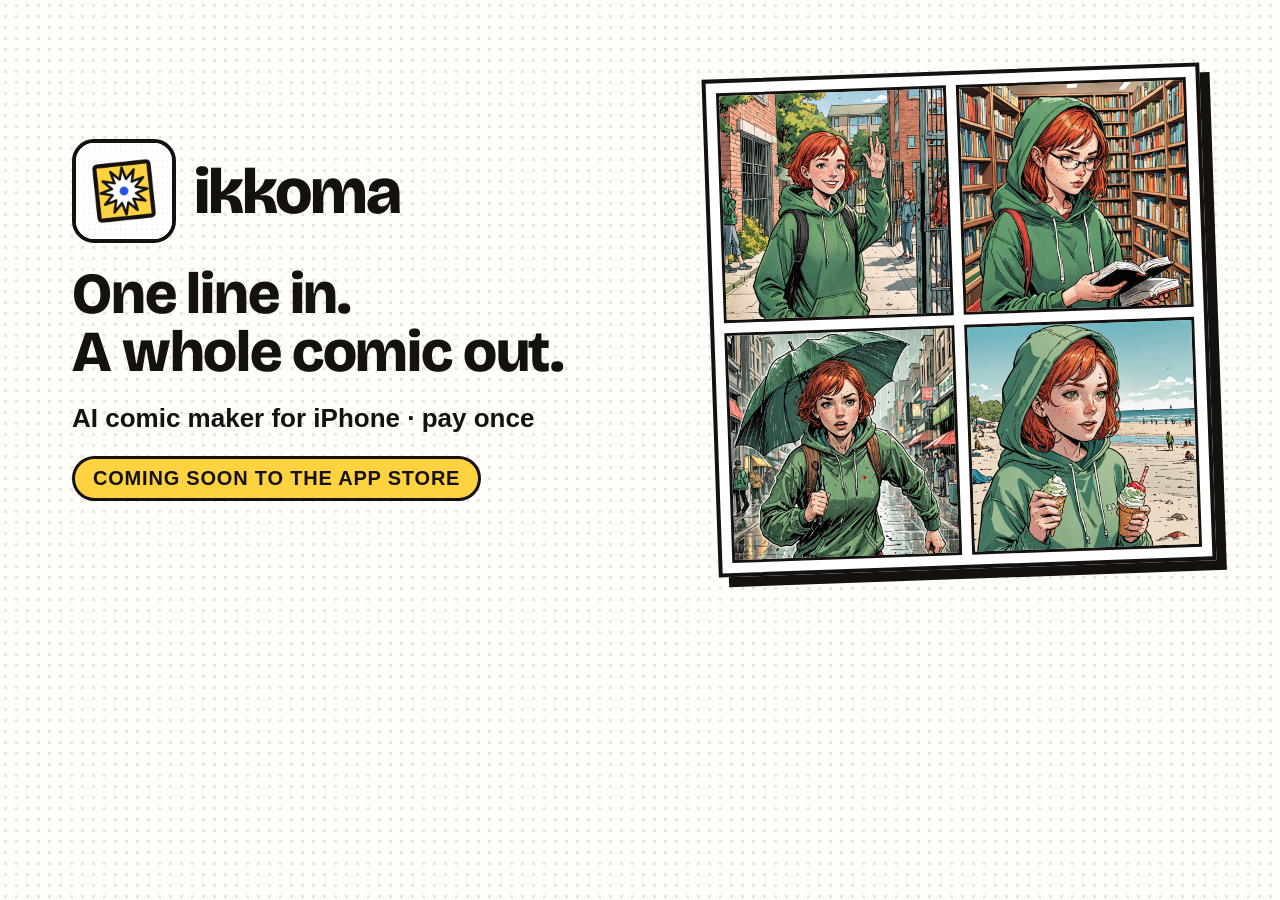
<file: tools/social-preview.html>
<!doctype html><html><head><meta charset="utf-8">
<link href="https://fonts.googleapis.com/css2?family=Bricolage+Grotesque:opsz,wght@12..96,800&display=swap" rel="stylesheet">
<style>
body{margin:0;width:1280px;height:640px;overflow:hidden;font-family:-apple-system,"Helvetica Neue",sans-serif;color:#14110F;
background:#FFFDF7 radial-gradient(rgba(20,17,15,.10) 1.4px,transparent 1.8px) 0 0/11px 11px;display:flex;align-items:center;gap:56px;padding:0 72px;box-sizing:border-box}
.l{flex:1;display:flex;flex-direction:column;gap:22px}
.brand{display:flex;align-items:center;gap:18px;font-family:"Bricolage Grotesque";font-weight:800;font-size:64px;letter-spacing:-.03em}
.brand img{width:96px;height:96px;border-radius:22px;border:4px solid #14110F}
h1{margin:0;font-family:"Bricolage Grotesque";font-weight:800;font-size:58px;line-height:1;letter-spacing:-.02em}
p{margin:0;font-size:26px;font-weight:600}
.pill{align-self:flex-start;padding:8px 18px;border:3px solid #14110F;border-radius:999px;background:#FFD23F;font-weight:800;font-size:20px;letter-spacing:.04em;text-transform:uppercase}
.page{display:grid;grid-template-columns:repeat(2,230px);gap:10px;padding:10px;background:#fff;border:4px solid #14110F;box-shadow:10px 10px 0 #14110F;transform:rotate(-2deg)}
.page img{width:230px;height:230px;object-fit:cover;border:3px solid #14110F;box-sizing:border-box}
</style></head><body>
<div class="l"><div class="brand"><img src="../docs/images/icon-512.png">ikkoma</div>
<h1>One line in.<br>A whole comic out.</h1>
<p>AI comic maker for iPhone · pay once</p>
<span class="pill">Coming soon to the App Store</span></div>
<div class="page"><img src="../docs/images/mia-1.jpg"><img src="../docs/images/mia-2.jpg"><img src="../docs/images/mia-3.jpg"><img src="../docs/images/mia-4.jpg"></div>
</body></html>
</file>
<file: docs/styles.css>
/* Ikkoma site: printed-comic look, one light theme on purpose */
:root {
  --paper: #FFFDF7;
  --paper-2: #F6F2E8;
  --ink: #14110F;
  --muted: #5E5A55;
  --yellow: #FFD23F;
  --blue: #2450E8;
  --blue-ink: #1A3CB8;
  --green: #1F7A44;
  --line: #E4DED2;
  color-scheme: light;
}

* { box-sizing: border-box; }

html { -webkit-text-size-adjust: 100%; }

body {
  margin: 0;
  background: var(--paper);
  color: var(--ink);
  font: 17px/1.55 -apple-system, BlinkMacSystemFont, "SF Pro Text", "Helvetica Neue", Arial, sans-serif;
}

img { max-width: 100%; display: block; }

a { color: var(--blue-ink); }
a:hover { color: var(--blue); }

h1, h2, h3 {
  font-family: "Bricolage Grotesque", -apple-system, BlinkMacSystemFont, "Helvetica Neue", sans-serif;
  font-weight: 800;
  letter-spacing: -0.02em;
  text-wrap: balance;
  margin: 0;
}

.wrap {
  max-width: 1120px;
  margin: 0 auto;
  padding-left: max(20px, env(safe-area-inset-left, 0px));
  padding-right: max(20px, env(safe-area-inset-right, 0px));
}

.halftone {
  background-color: var(--paper);
  background-image: radial-gradient(rgba(20, 17, 15, .10) 1.2px, transparent 1.6px);
  background-size: 9px 9px;
}

/* Header */
.site-header {
  position: sticky;
  top: 0;
  z-index: 10;
  background: rgba(255, 253, 247, .86);
  backdrop-filter: blur(16px) saturate(170%);
  -webkit-backdrop-filter: blur(16px) saturate(170%);
  border-bottom: 2px solid var(--ink);
}
.site-header .wrap {
  display: flex;
  align-items: center;
  justify-content: space-between;
  gap: 16px;
  min-height: 64px;
}
.brand {
  display: flex;
  align-items: center;
  gap: 10px;
  color: var(--ink);
  text-decoration: none;
  font-family: "Bricolage Grotesque", sans-serif;
  font-weight: 800;
  font-size: 24px;
  letter-spacing: -0.03em;
}
.brand img { width: 36px; height: 36px; border-radius: 9px; border: 2px solid var(--ink); }
.nav { display: flex; flex-wrap: wrap; gap: 4px; }
.nav a {
  display: inline-flex;
  align-items: center;
  height: 38px;
  padding: 0 12px;
  border-radius: 19px;
  color: var(--ink);
  text-decoration: none;
  font-size: 15px;
  font-weight: 600;
}
.nav a:hover, .nav a[aria-current="page"] { background: var(--yellow); color: var(--ink); }

/* Buttons */
.btn {
  display: inline-flex;
  align-items: center;
  justify-content: center;
  gap: 8px;
  height: 52px;
  padding: 0 22px;
  border-radius: 26px;
  border: 2.5px solid var(--ink);
  font-weight: 700;
  font-size: 16px;
  text-decoration: none;
  transition: transform 120ms ease-out, box-shadow 120ms ease-out;
}
.btn:active { transform: translate(2px, 2px); box-shadow: none !important; }
.btn-primary { background: var(--ink); color: #FFFFFF; box-shadow: 4px 4px 0 var(--yellow); }
.btn-primary:hover { color: #FFFFFF; }
.btn-secondary { background: #FFFFFF; color: var(--ink); box-shadow: 4px 4px 0 var(--ink); }
.btn-secondary:hover { color: var(--ink); }

/* Hero */
.hero { border-bottom: 2px solid var(--ink); }
.hero .wrap {
  display: grid;
  grid-template-columns: minmax(0, 1fr) minmax(0, 1fr);
  gap: 48px;
  align-items: center;
  padding-block: 64px 72px;
}
.eyebrow {
  display: inline-block;
  padding: 4px 12px;
  border: 2px solid var(--ink);
  border-radius: 999px;
  background: var(--yellow);
  font-size: 13px;
  font-weight: 800;
  letter-spacing: 0.06em;
  text-transform: uppercase;
}
.hero h1 { font-size: clamp(42px, 6vw, 72px); line-height: 0.98; margin: 18px 0 18px; }
.hero p.lead { font-size: 19px; max-width: 34ch; color: #2E2A26; margin: 0 0 28px; }
.cta { display: flex; flex-wrap: wrap; gap: 14px; }
.note { margin-top: 16px; font-size: 14px; color: var(--muted); }

/* The one-line prompt and the comic page */
.demo { display: flex; flex-direction: column; gap: 14px; }
.prompt {
  display: flex;
  gap: 10px;
  align-items: flex-start;
  padding: 14px 16px;
  background: #FFFFFF;
  border: 2.5px solid var(--ink);
  border-radius: 16px;
  font-size: 16px;
  line-height: 1.4;
}
.prompt b { flex-shrink: 0; font-size: 12px; letter-spacing: 0.06em; text-transform: uppercase; padding-top: 2px; color: var(--muted); }
.page {
  display: grid;
  grid-template-columns: repeat(2, minmax(0, 1fr));
  gap: 10px;
  padding: 10px;
  background: #FFFFFF;
  border: 3px solid var(--ink);
  border-radius: 6px;
  box-shadow: 8px 8px 0 var(--ink);
  transform: rotate(-1.2deg);
}
.panel {
  position: relative;
  margin: 0;
  border: 3px solid var(--ink);
  overflow: hidden;
  aspect-ratio: 1 / 1;
  max-width: 100%;
  background: var(--paper-2);
}
.panel img { width: 100%; height: 100%; object-fit: cover; }
.bubble {
  position: absolute;
  max-width: 78%;
  padding: 6px 10px;
  background: #FFFFFF;
  border: 2.5px solid var(--ink);
  border-radius: 16px;
  font-family: "Comic Neue", "Bricolage Grotesque", sans-serif;
  font-weight: 700;
  font-size: 14px;
  line-height: 1.2;
}
.bubble.tl { top: 8px; left: 8px; }
.bubble.tr { top: 8px; right: 8px; }
.bubble.caption { border-radius: 0; background: var(--yellow); }

/* Sections */
section { padding-block: 80px; }
.section-head { max-width: 640px; margin-bottom: 40px; }
.section-head h2 { font-size: clamp(32px, 4.5vw, 48px); line-height: 1.04; margin-bottom: 12px; }
.section-head p { margin: 0; color: var(--muted); font-size: 18px; }

.steps { display: grid; grid-template-columns: repeat(3, minmax(0, 1fr)); gap: 20px; counter-reset: step; }
.step {
  padding: 24px;
  background: #FFFFFF;
  border: 2.5px solid var(--ink);
  border-radius: 18px;
}
.step .num {
  display: inline-flex;
  align-items: center;
  justify-content: center;
  width: 40px;
  height: 40px;
  border-radius: 20px;
  background: var(--yellow);
  border: 2.5px solid var(--ink);
  font-weight: 800;
  margin-bottom: 14px;
}
.step h3 { font-size: 22px; margin-bottom: 8px; }
.step p { margin: 0; color: #2E2A26; }

.features { display: grid; grid-template-columns: repeat(3, minmax(0, 1fr)); gap: 28px 32px; }
.feature h3 { font-size: 20px; margin-bottom: 6px; display: flex; gap: 10px; align-items: baseline; }
.feature h3::before { content: ""; flex-shrink: 0; width: 12px; height: 12px; background: var(--blue); border: 2px solid var(--ink); transform: rotate(45deg) translateY(-2px); }
.feature p { margin: 0; color: #2E2A26; }

.styles { display: grid; grid-template-columns: repeat(3, minmax(0, 1fr)); gap: 16px; }
.style { margin: 0; }
.style img { aspect-ratio: 1 / 1; object-fit: cover; width: 100%; border: 3px solid var(--ink); border-radius: 6px; }
.style figcaption { margin-top: 8px; font-weight: 700; }
.fineprint { margin-top: 18px; font-size: 14px; color: var(--muted); }

.band { background: var(--ink); color: #FFFFFF; }
.band .section-head p { color: rgba(255, 255, 255, .72); }
.band ul { list-style: none; padding: 0; margin: 0; display: grid; grid-template-columns: repeat(2, minmax(0, 1fr)); gap: 16px 32px; }
.band li { display: flex; gap: 12px; align-items: flex-start; }
.band li::before { content: ""; flex-shrink: 0; width: 18px; height: 18px; margin-top: 4px; border-radius: 9px; background: var(--yellow); }
.band a { color: var(--yellow); }

.price {
  display: grid;
  grid-template-columns: minmax(0, 1fr) auto;
  gap: 32px;
  align-items: center;
  padding: 36px;
  background: var(--yellow);
  border: 3px solid var(--ink);
  border-radius: 24px;
  box-shadow: 8px 8px 0 var(--ink);
}
.price h2 { font-size: clamp(30px, 4vw, 44px); line-height: 1.04; margin-bottom: 10px; }
.price p { margin: 0; max-width: 52ch; }

.faq { display: flex; flex-direction: column; gap: 12px; max-width: 760px; }
.faq details { background: #FFFFFF; border: 2px solid var(--ink); border-radius: 14px; padding: 0 18px; }
.faq summary { cursor: pointer; padding: 16px 0; font-weight: 700; list-style-position: outside; }
.faq details p { margin: 0 0 16px; color: #2E2A26; }

/* Footer */
.site-footer { border-top: 2px solid var(--ink); padding-block: 40px; background: var(--paper-2); font-size: 15px; }
.site-footer .wrap { display: flex; flex-wrap: wrap; gap: 24px; justify-content: space-between; align-items: flex-start; }
.site-footer nav { display: flex; flex-wrap: wrap; gap: 8px 20px; }
.site-footer a { color: var(--ink); font-weight: 600; }
.site-footer small { display: block; color: var(--muted); margin-top: 6px; }

/* Legal and support pages */
.doc { padding-block: 56px 80px; }
.doc article { max-width: 68ch; }
.doc h1 { font-size: clamp(36px, 5vw, 52px); line-height: 1.02; margin-bottom: 8px; }
.doc .updated { color: var(--muted); margin: 0 0 28px; }
.doc h2 { font-size: 24px; margin: 36px 0 10px; }
.doc p, .doc li { color: #2E2A26; }
.doc ul { padding-left: 22px; }
.doc li { margin-bottom: 6px; }
.summary {
  padding: 18px 20px;
  background: var(--yellow);
  border: 2.5px solid var(--ink);
  border-radius: 16px;
  font-weight: 600;
}
.contact-card {
  display: flex;
  flex-wrap: wrap;
  gap: 16px;
  align-items: center;
  justify-content: space-between;
  padding: 20px;
  background: #FFFFFF;
  border: 2.5px solid var(--ink);
  border-radius: 16px;
  box-shadow: 5px 5px 0 var(--ink);
  margin: 8px 0 32px;
}
.contact-card .email { font-size: 20px; font-weight: 800; user-select: all; overflow-wrap: anywhere; }

@media (max-width: 860px) {
  .hero .wrap { grid-template-columns: minmax(0, 1fr); gap: 40px; padding-block: 40px 56px; }
  .steps, .features { grid-template-columns: minmax(0, 1fr); }
  .styles { grid-template-columns: repeat(2, minmax(0, 1fr)); }
  .band ul { grid-template-columns: minmax(0, 1fr); }
  .price { grid-template-columns: minmax(0, 1fr); padding: 26px; }
  section { padding-block: 56px; }
}
@media (max-width: 560px) {
  .brand { font-size: 21px; }
  .brand img { width: 32px; height: 32px; }
  .nav { flex-wrap: nowrap; gap: 0; }
  .nav a { padding: 0 9px; font-size: 14px; }
  .nav .hide-sm { display: none; }
  .bubble { font-size: 12px; padding: 4px 8px; }
}
@media (prefers-reduced-motion: reduce) {
  .btn { transition: none; }
  .page { transform: none; }
}
</file>
